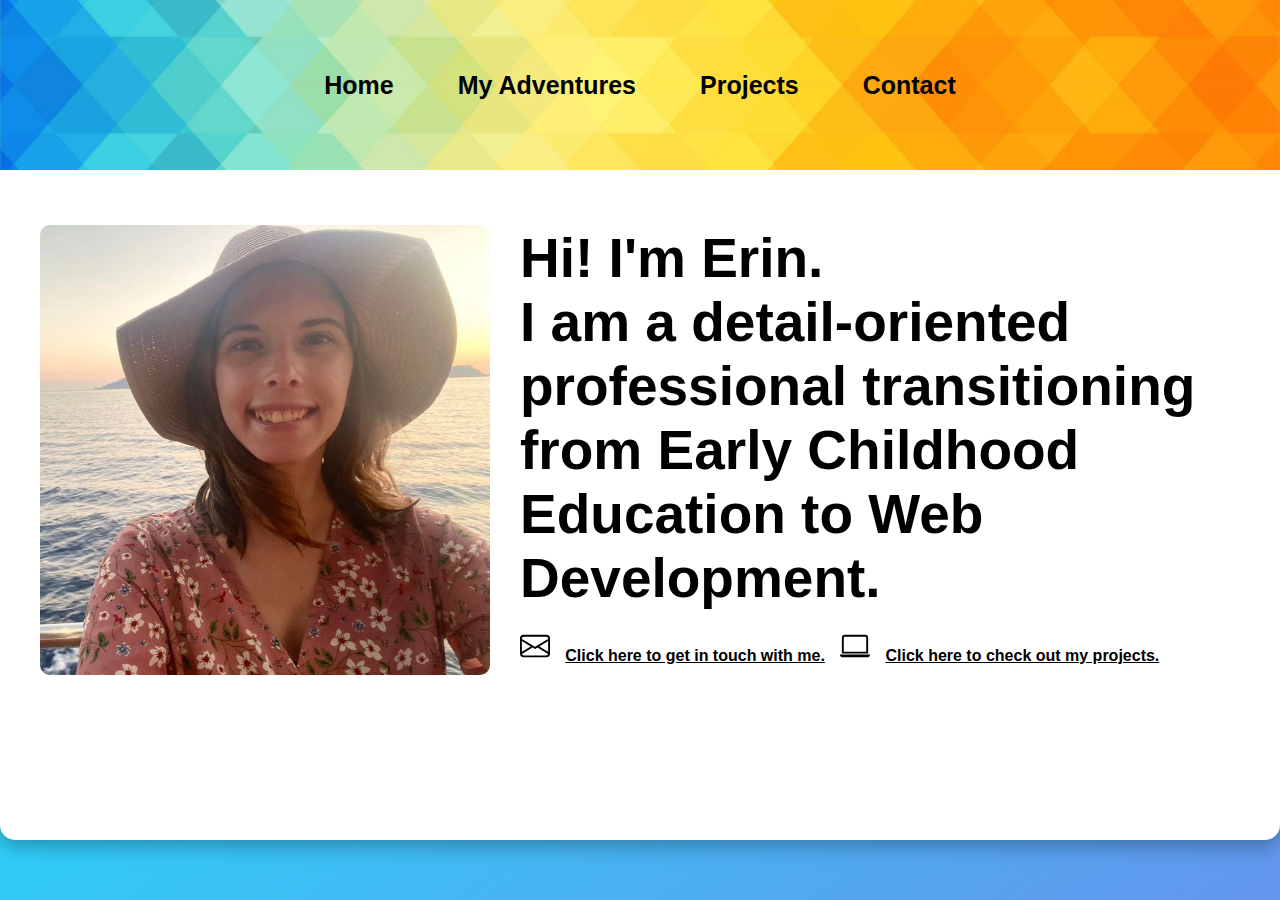
<file: index.html>
<!DOCTYPE html>
<html lang="en">
<head>
    <meta charset="UTF-8">
    <meta name="viewport" content="width=device-width, initial-scale=1.0">
    <title>My Portfolio</title>
    <link rel="stylesheet" href="style/Style00.css">
</head>
<style>
    
        
        
    
</style>
<body>
    <nav>
        <ul>
            <li><a href="index.html">Home</a></li>
            <li><a href="Public/about1.html">My Adventures</a></li>
            <li>
                <a href="Public/projects.html">Projects</a>
                <ul class="dropdown">
                    <li><a href="Public/Resume1.html">Resume Without CSS</a></li>
                    <li><a href="Public/Resume2.html">Resume With CSS</a></li>
                    <li><a href="Public/movie-ranking.html">Movie Ranking</a></li>
                    <li><a href="Public/Motivational Meme.html">Meme</a></li>
                    <li><a href="Public/Flag.html">Flag</a></li>
                    <li><a href="Public/Web Design Agency.html">Web Design Agency</a></li>
                    <li><a href="Public/Mondrain Painting.html">Mondrain Painting</a></li>
                    <li><a href="Public/Birthday.html">Birthday Invitation</a></li>
                    <li><a href="Public/Tindog.html">Tin Dog</a></li>
                </ul>
            </li>
            <li><a href="Public/Contact.html">Contact</a></li>
        </ul>
    </nav>
    <main>
        
        <div class="overlay-container">
            <img src="assets/images/Erin.jpg" alt="Image" class="side-image">
           
                
                
                
                
                <p class="side-text">   Hi! I'm Erin. </br>I am a detail-oriented professional transitioning from Early Childhood Education to Web Development. </br>
         
                    <i class="bi bi-envelope"></i>
                    <svg xmlns="http://www.w3.org/2000/svg" width="30" height="30" fill="currentColor" class="bi bi-envelope" viewBox="0 0 16 16">
                        <path d="M0 4a2 2 0 0 1 2-2h12a2 2 0 0 1 2 2v8a2 2 0 0 1-2 2H2a2 2 0 0 1-2-2zm2-1a1 1 0 0 0-1 1v.217l7 4.2 7-4.2V4a1 1 0 0 0-1-1zm13 2.383-4.708 2.825L15 11.105zm-.034 6.876-5.64-3.471L8 9.583l-1.326-.795-5.64 3.47A1 1 0 0 0 2 13h12a1 1 0 0 0 .966-.741M1 11.105l4.708-2.897L1 5.383z"/>
                      </svg>
                      <a href="Public/Contact.html" style="font-size: medium; color: black;">Click here to get in touch with me.</a>

                      <i class="bi bi-laptop"></i>
                      <svg xmlns="http://www.w3.org/2000/svg" width="30" height="30" fill="currentColor" class="bi bi-laptop" viewBox="0 0 16 16">
                        <path d="M13.5 3a.5.5 0 0 1 .5.5V11H2V3.5a.5.5 0 0 1 .5-.5zm-11-1A1.5 1.5 0 0 0 1 3.5V12h14V3.5A1.5 1.5 0 0 0 13.5 2zM0 12.5h16a1.5 1.5 0 0 1-1.5 1.5h-13A1.5 1.5 0 0 1 0 12.5"/>
                      </svg>
                      <a href="Public/projects.html" style="font-size: medium; color: black;" >Click here to check out my projects.</a>
               </p>
          </div>
        </div>
    </main>
</body>
</html>
</file>
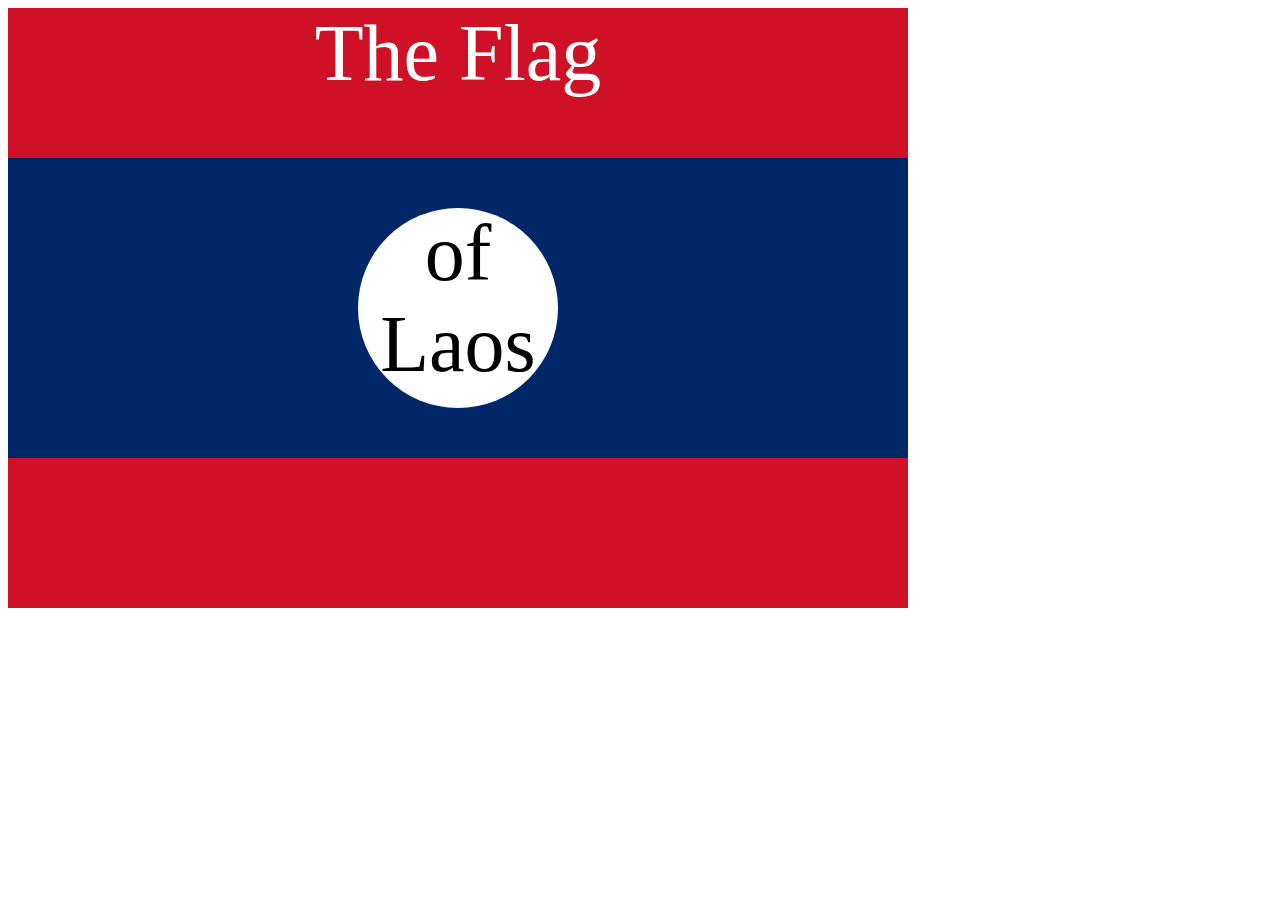
<file: Public/Flag.html>
<!DOCTYPE html>
<html lang="en">

<head>
  <meta charset="UTF-8">
  <title>CSS Flag Project</title>
  <style>
    /* Write your CSS Code here */
    .flag{
      background-color:#CE1126;
      height: 600px;
      width: 900px;
      position: relative;
    }
    .flag > div {
      background-color:#002868;
      height: 300px;
      width: 100%;
      position:absolute;
      top: 150px;
    }
    .flag > div > div{
      background-color:white;
      height: 200px;
      width: 200px;
      border-radius:50%;
      position:absolute;
      top:50px;
      left:350px; 
    }
    p{
      color:white;
      text-align:center;
      font-size:5rem;
      padding:0px;
      margin:0px;
    }
    .flag>div div p {
      color: black;
    }
  </style>
</head>

<!-- 
  IMPORTANT! Do not change any HTML
Don't add any classes/ids/elements 
Use what you know about combining selectors 
and CSS specificity instead.
Hint 1: The flag is 900px by 600px and the circle is 200px by 200px.
Hint 2: You can use CSS inspection to get the colors from
https://appbrewery.github.io/flag-of-laos/
-->

<body>
  <div class="flag">
    <p>The Flag</p>
    <div>
      <div>
        <p>of Laos</p>
      </div>
    </div>
  </div>
</body>

</html>
</file>
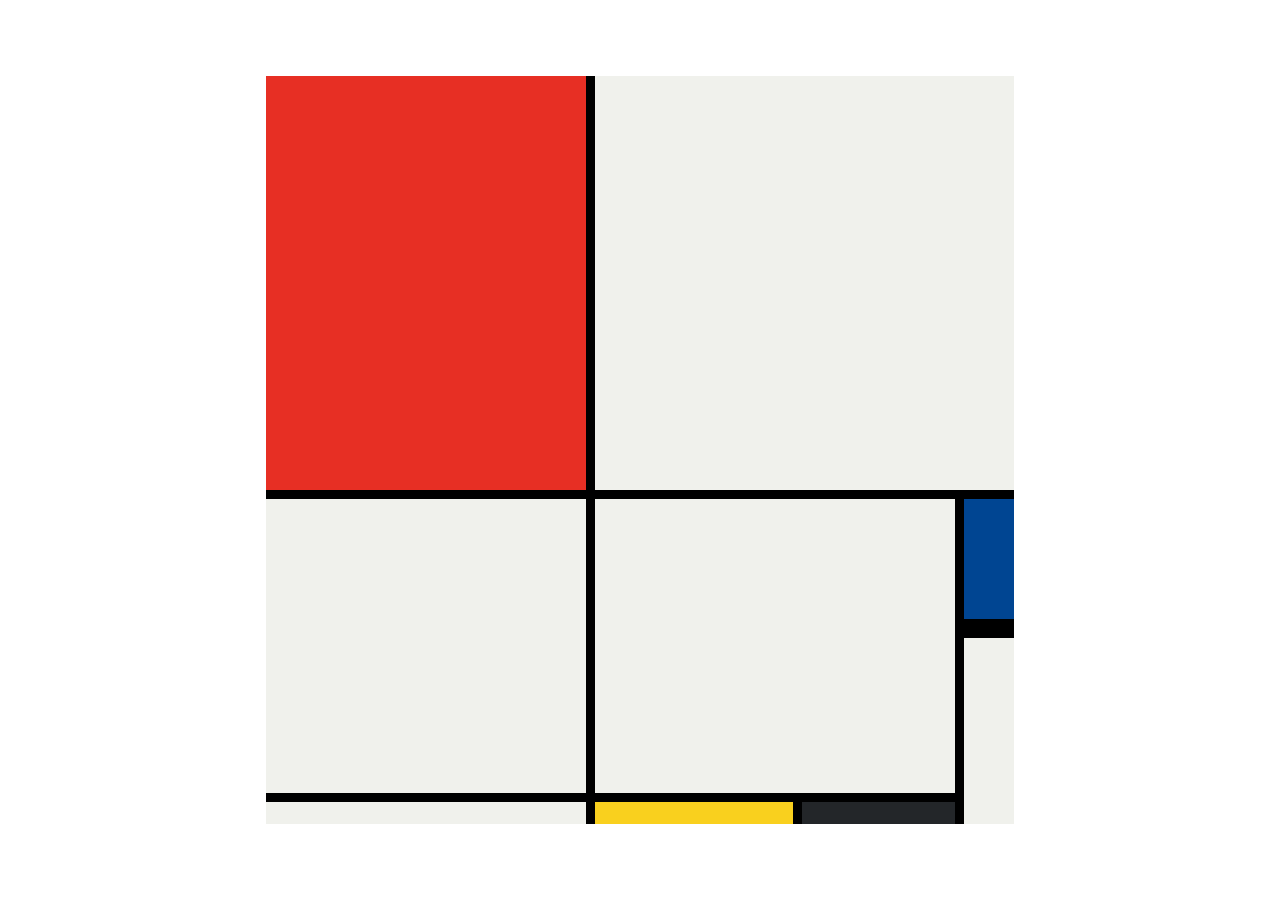
<file: Public/Mondrain Painting.html>
<!DOCTYPE html>
<html lang="en">

<head>
  <meta charset="UTF-8">
  <meta name="viewport" content="width=device-width, initial-scale=1.0">
  <title>Mondrian Project</title>
  <style>
    /* 
    Write your CSS here 
    Line Colour: #000
    White: #F0F1EC
    Red: #E72F24
    Black: #232629
    Blue: #004592
    Yellow: #F9D01E
    */
    body {
      display: flex;
      justify-content: center;
      align-items: center;
      height: 100vh;
      margin: 0;
      padding: 0;
    }

    .container {
      height: 748px;
      width: 748px;
      display: grid;
      background-color: #000;
      grid-template-columns: 320px 198px 153px 50px;
      grid-template-rows: 414px 130px 155px 22px;
      gap: 9px;
    }

    .item {
      background-color: #F0F1EC;
    }

    .red {
      background-color: #E72F24;
    }

    .white1 {
      grid-column: span 3;
    }

    .white2 {
      grid-row: span 2;
    }

    .white3 {
      grid-area: 2 / 2 / 4 /4
    }

    .blue {
      background-color: #004592;
      border-bottom: 10px solid #000;
    }

    .white4 {
      grid-row: span 2;
    }

    .yellow {
      background-color: #F9D01E;
    }

    .black {
      background-color: #232629;
    }
  </style>
</head>

<body>
  <!-- Write your HTML here -->

  <div class="container">
    <div class="item red"></div>
    <div class="item white1"></div>
    <div class="item white2"></div>
    <div class="item white3"></div>

    <div class="item blue"></div>
    <div class="item white4"></div>

    <div class="item"></div>
    <div class="item yellow"></div>
    <div class="item black"></div>
  </div>
</body>

</html>
</file>
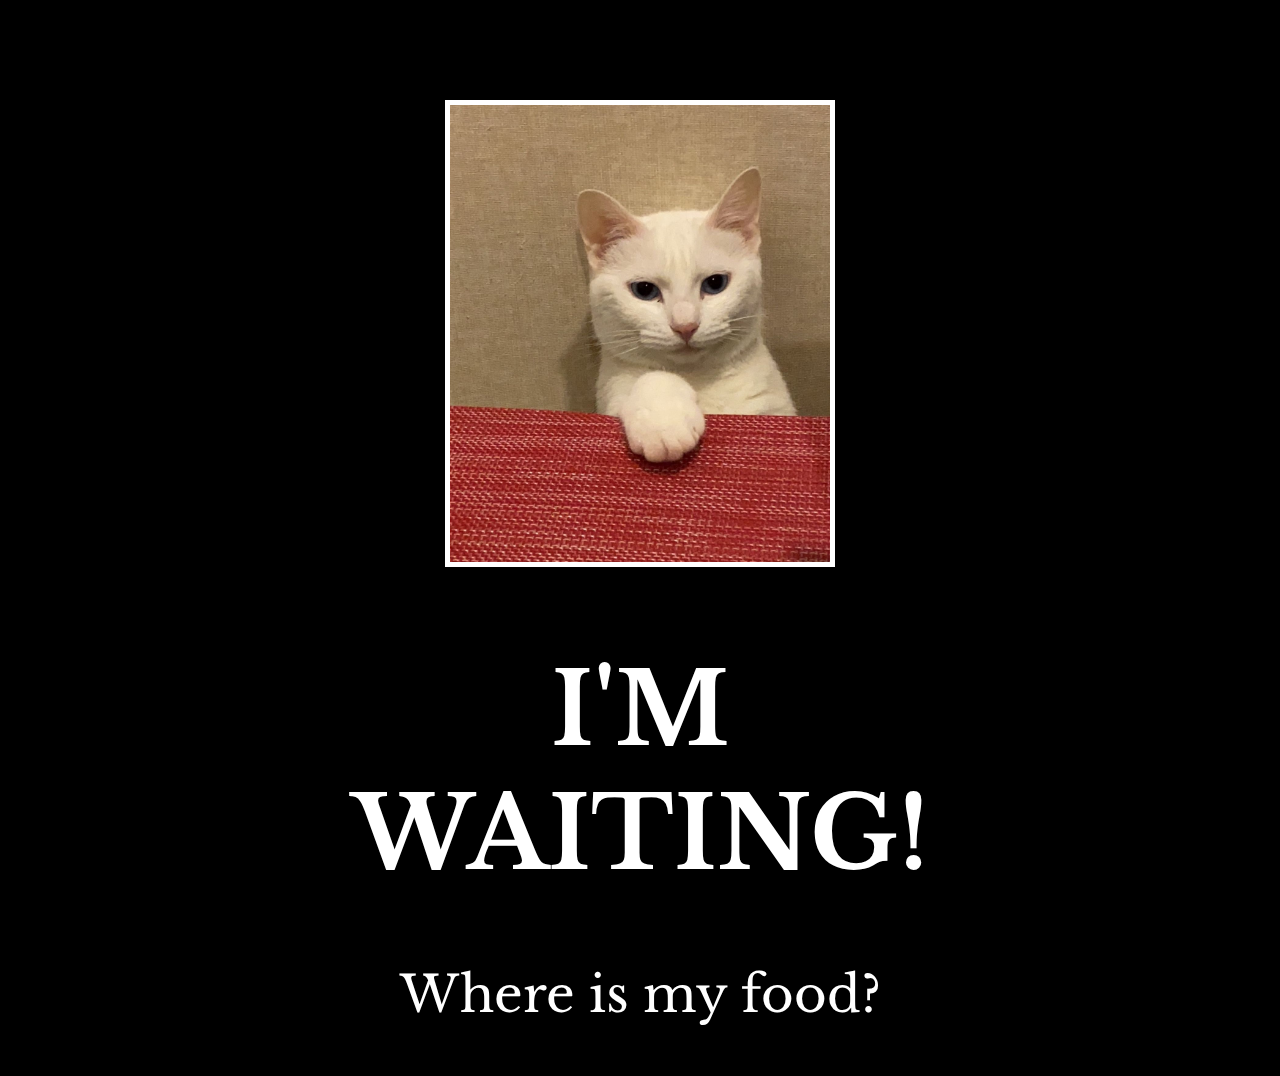
<file: Public/Motivational Meme.html>
<!DOCTYPE html>
<html lang="en">

<head>
  <meta charset="UTF-8">
  <title>Motivation Meme</title>
  <link rel="stylesheet" href="../style/style3.css" />
  <link rel="preconnect" href="https://fonts.googleapis.com">
  <link rel="preconnect" href="https://fonts.gstatic.com" crossorigin>
  <link href="https://fonts.googleapis.com/css2?family=Libre+Baskerville&display=swap" rel="stylesheet">
</head>

<body>

  <div class="poster">
    <img class="motivation-img" src="../assets/images/Poppy.jpg" src="Poppy" />
    <h1>I'm waiting!</h1>
    <p>Where is my food?</p>
  </div>
</body>

</html>
</file>
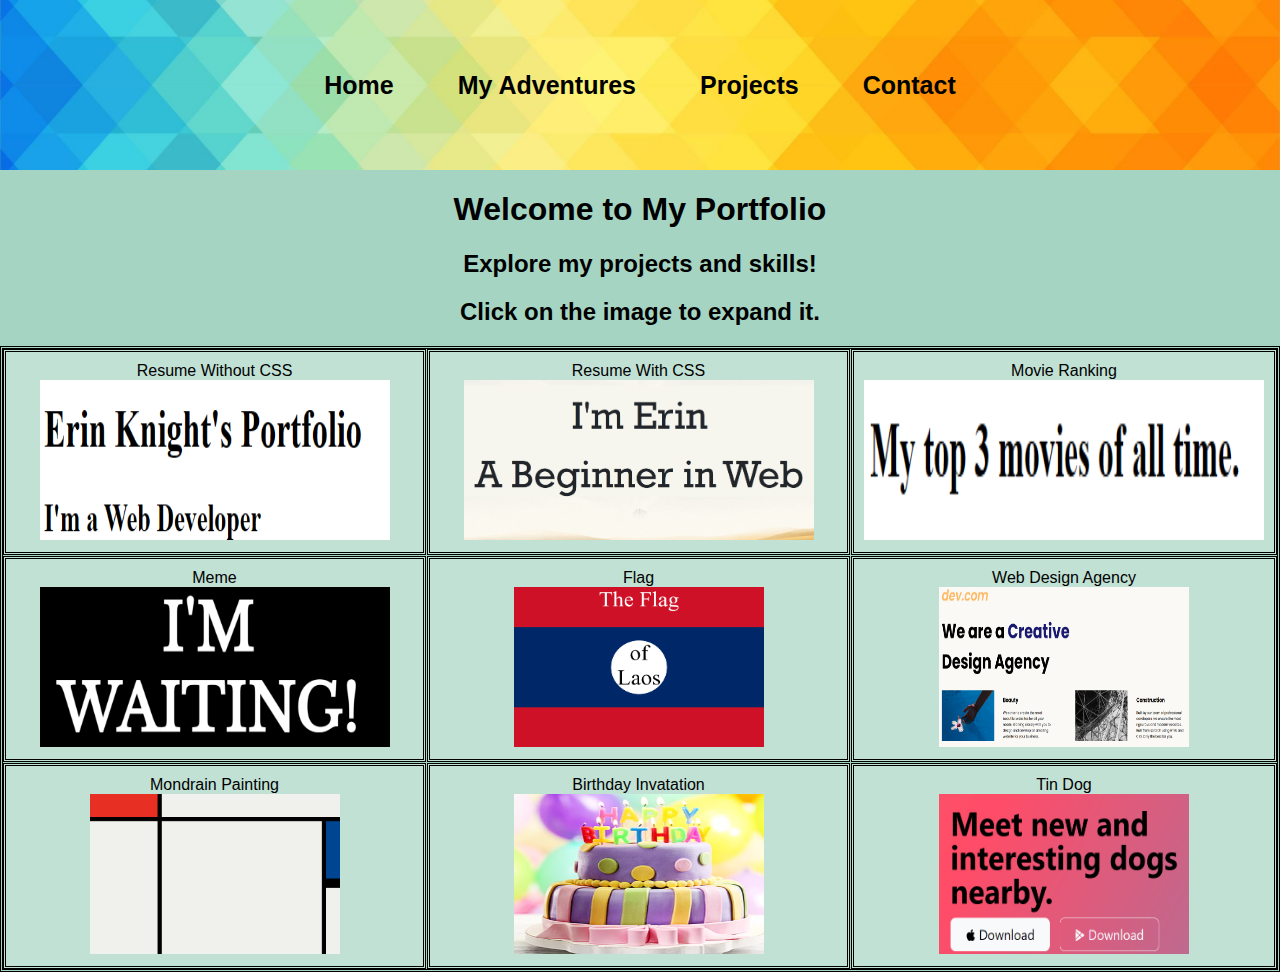
<file: Public/projects.html>
<!DOCTYPE html>
<html lang="en">
<head>
    <meta charset="UTF-8">
    <meta name="viewport" content="width=device-width, initial-scale=1.0">
    <title>My Portfolio</title>
    <link rel="stylesheet" href="../style/style_projects.css">
</head>
<body>
    <body>
        <nav>
            <ul>
                <li><a href="../index.html">Home</a></li>
                <li><a href="about1.html">My Adventures</a></li>
                <li>
                    <a href="projects.html">Projects</a>
                    <ul class="dropdown">
                        <li><a href="Resume1.html">Resume Without CSS</a></li>
                        <li><a href="Resume2.html">Resume With CSS</a></li>
                        <li><a href="movie-ranking.html">Movie Ranking</a></li>
                        <li><a href="Motivational Meme.html">Meme</a></li>
                        <li><a href="Flag.html">Flag</a></li>
                        <li><a href="Web Design Agency.html">Web Design Agency</a></li>
                        <li><a href="Mondrain Painting.html">Mondrain Painting</a></li>
                        <li><a href="Birthday.html">Birthday Invitation</a></li>
                        <li><a href="Tindog.html">Tin Dog</a></li>
                    </ul>
                </li>
                <li><a href="Contact.html">Contact</a></li>
            </ul>
        </nav>
    <main>
       
        <h1 style="text-align: center;">Welcome to My Portfolio</h1>
        <h2 style="text-align: center;">Explore my projects and skills! </h2>
        <h2 style="text-align: center;">Click on the image to expand it.</h2> 
        <div class="grid">
            <div>Resume Without CSS<br>
                <a href="Resume1.html">
                    <img src="../assets/images/Erin.png" height="160px" width="350px" alt="Erin's Resume">
                </a>
          </div>
            <div>Resume With CSS<br>
                <a href="Resume2.html"><img src="../assets/images/Erin2.png"  height= "160px" width ="350px"></a> 
          </div>
            <div>Movie Ranking<br>
                <a href="movie-ranking.html"><img src="../assets/images/top.png"  height="160px" width ="400px"></a>
            </div>
            <div> Meme <br>
                <a href="Motivational Meme.html"><img src="../assets/images/meme.png"  height="160px" width ="350px"></a>
            </div>
            <div>Flag <br>
                <a href="Flag.html"><img src="../assets/images/Flag.png"  height="160px" width ="250px"></a>
            </div>
            <div>Web Design Agency<br>
                <a href="Web Design Agency.html"><img src="../assets/images/Web.png"  height= "160px" width ="250px"></a>
            </div>
            <div>Mondrain Painting<br>
                <a href="Mondrain Painting.html"><img src="../assets/images/mod.png"  height= "160px" width ="250px"></a>
            </div>
            <div>Birthday Invatation<br>
                <a href="Birthday.html"><img src="../assets/images/birthday.png"  height= "160px" width ="250px"></a>
            </div>
            <div>Tin Dog<br>
                <a href="Tindog.html"><img src="../assets/images/meet.png"  height= "160px" width ="250px"></a> 
          </div>
    </main>
</body>
</html>
</file>
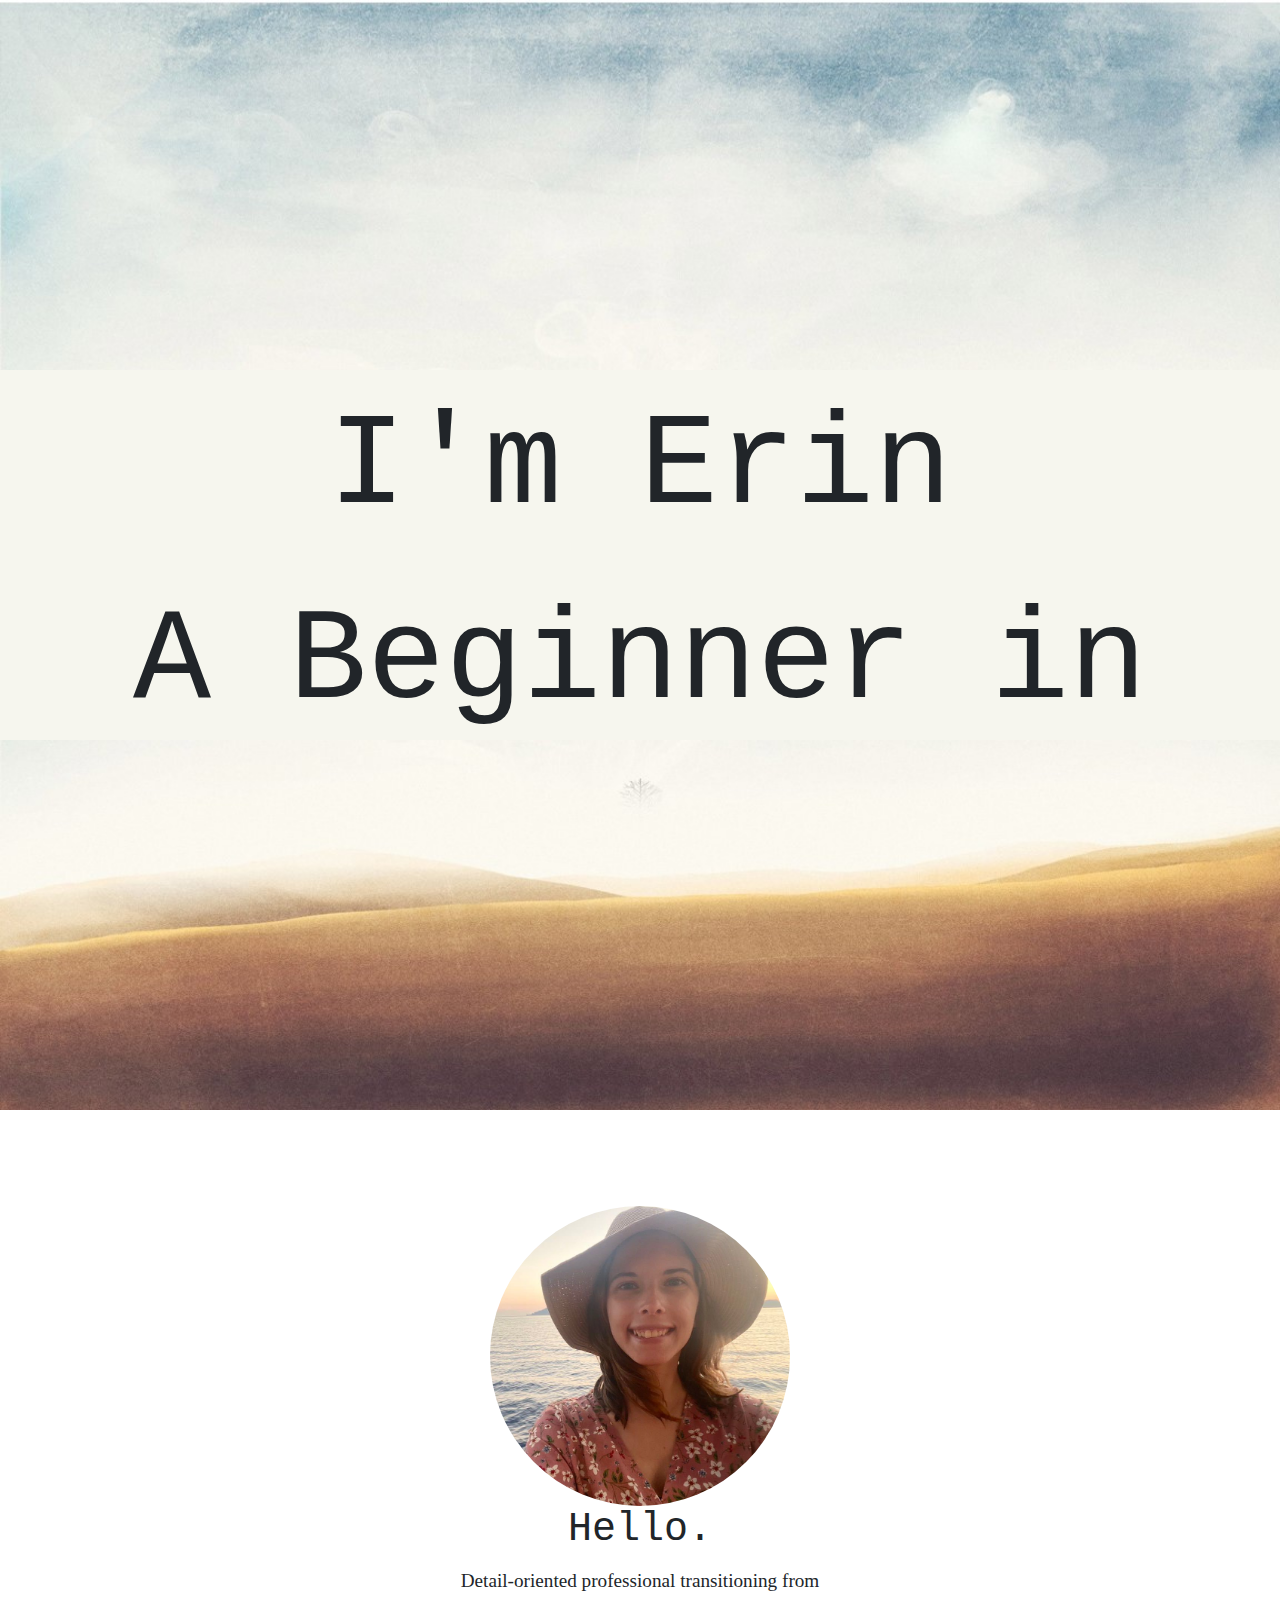
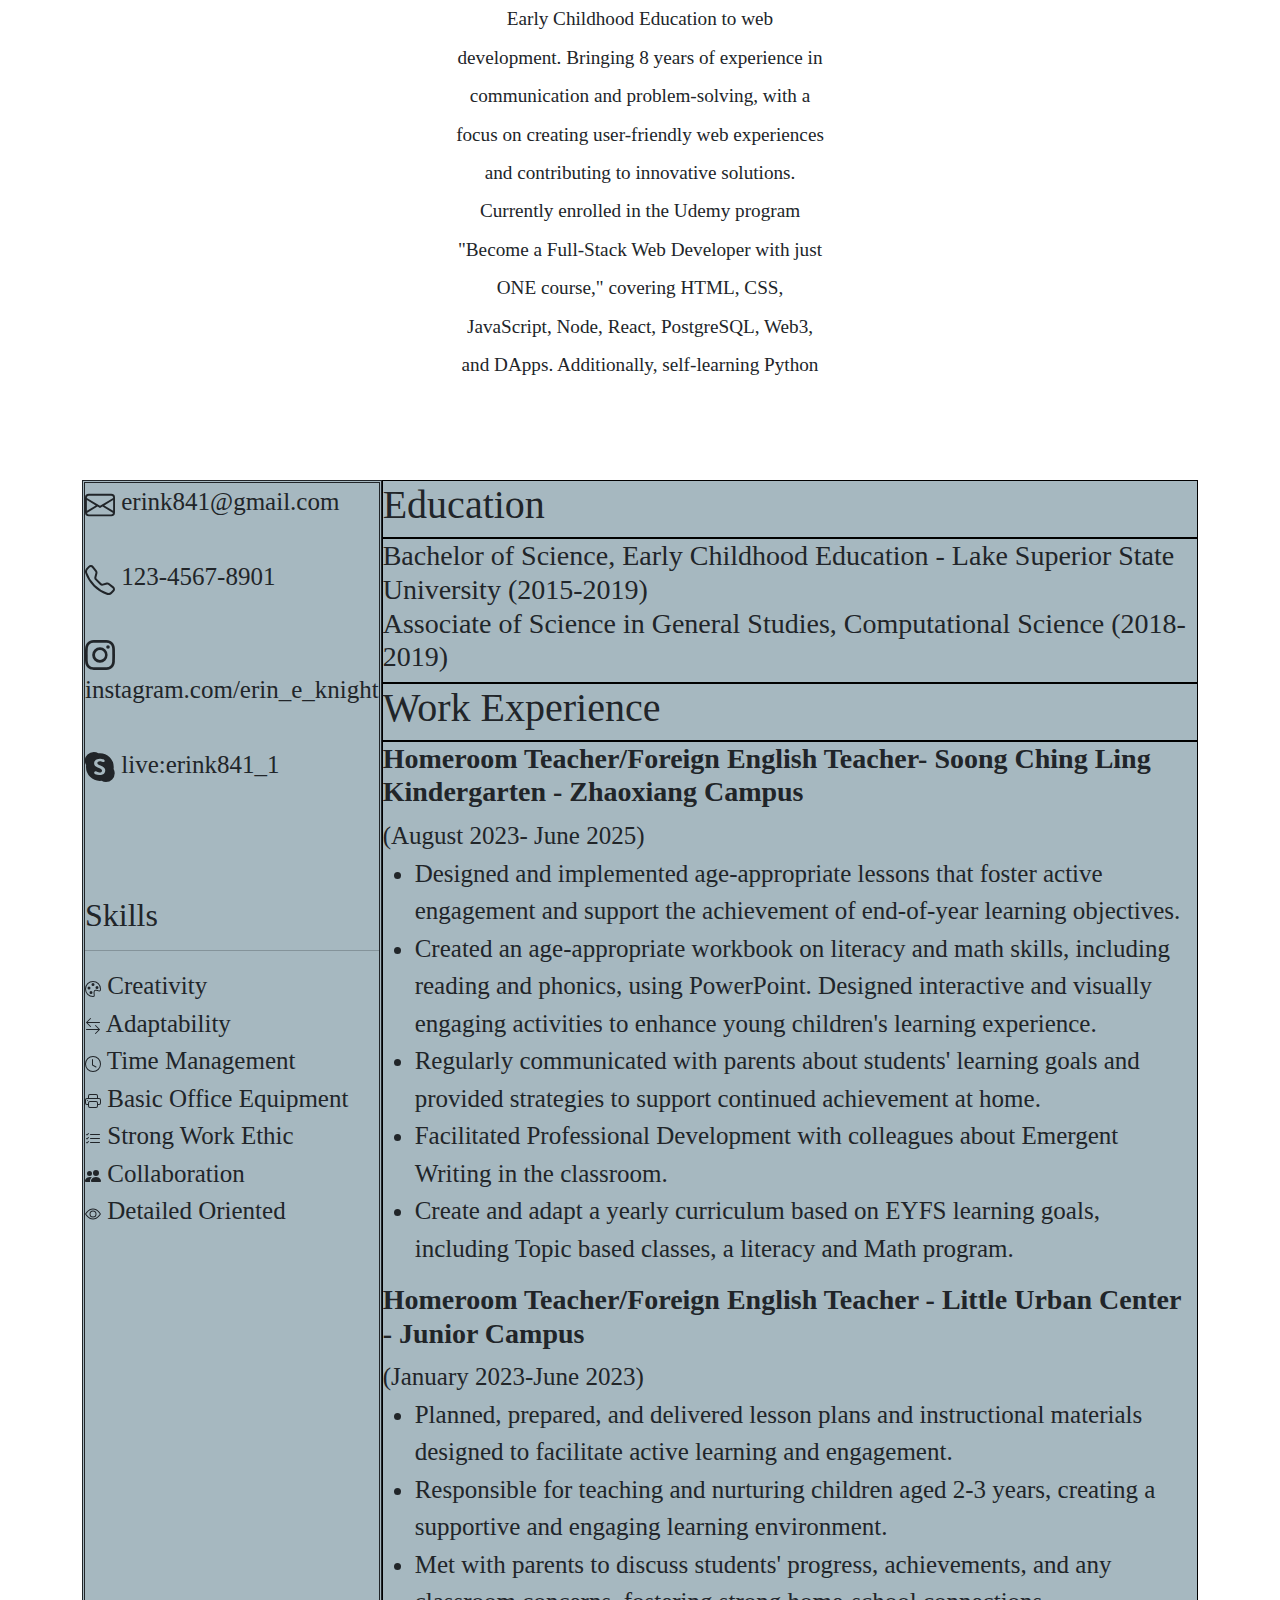
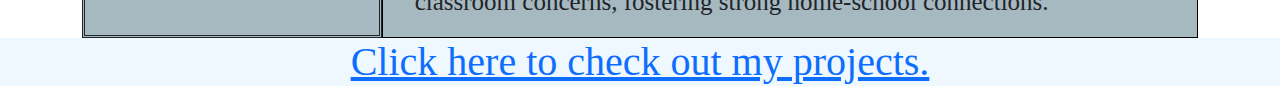
<file: Public/Resume2.html>
<!DOCTYPE html>
<html lang="en">

<head>
  
<link type="text/css" rel="stylesheet" href="../style/Style1.css">

    <title>
      Erin
    </title>
</head> 
    <body>
      <div class="flex-container">
     
        <div class="flex-items">
          <img src="../assets/images/q.jpg" alt="" height="370px" width ="100%">
        </div>
        <div class="flex-items">
          I'm Erin </br>
          A Beginner in Web Development
        </div>
      
        <div class="flex-items">
          <img src="../assets/images/w.jpg" alt="" height="370px" width ="100%">
        </div>
     </div>

     <div class="px-4 py-5 my-5 text-center">
      <img class="Erin" img src="../assets/images/Erin.jpg">
      <h1 class="Hello">
        Hello.
      </h1>
      <div class="Hello2">
        Detail-oriented professional transitioning from Early Childhood Education to web development. Bringing 8 years
          of experience in communication and problem-solving, with a focus on creating user-friendly web experiences and
          contributing to innovative solutions. Currently enrolled in the Udemy program "Become a Full-Stack Web
          Developer with just ONE course," covering HTML, CSS, JavaScript, Node, React, PostgreSQL, Web3, and DApps.
          Additionally, self-learning Python 
        
        </div>
      </div>
    </div>

    <div class="container">
        <div class="left">
          <div>
          <i class="bi bi-envelope"></i>
          <svg xmlns="http://www.w3.org/2000/svg" width="30" height="30" fill="currentColor" class="bi bi-envelope" viewBox="0 0 16 16">
            <path d="M0 4a2 2 0 0 1 2-2h12a2 2 0 0 1 2 2v8a2 2 0 0 1-2 2H2a2 2 0 0 1-2-2zm2-1a1 1 0 0 0-1 1v.217l7 4.2 7-4.2V4a1 1 0 0 0-1-1zm13 2.383-4.708 2.825L15 11.105zm-.034 6.876-5.64-3.471L8 9.583l-1.326-.795-5.64 3.47A1 1 0 0 0 2 13h12a1 1 0 0 0 .966-.741M1 11.105l4.708-2.897L1 5.383z"/>
          </svg>
      erink841@gmail.com 
        </br></br> 
          <i class="bi bi-telephone"></i>
          <svg xmlns="http://www.w3.org/2000/svg" width="30" height="30"  fill="currentColor" class="bi bi-telephone" viewBox="0 0 16 16">
            <path d="M3.654 1.328a.678.678 0 0 0-1.015-.063L1.605 2.3c-.483.484-.661 1.169-.45 1.77a17.6 17.6 0 0 0 4.168 6.608 17.6 17.6 0 0 0 6.608 4.168c.601.211 1.286.033 1.77-.45l1.034-1.034a.678.678 0 0 0-.063-1.015l-2.307-1.794a.68.68 0 0 0-.58-.122l-2.19.547a1.75 1.75 0 0 1-1.657-.459L5.482 8.062a1.75 1.75 0 0 1-.46-1.657l.548-2.19a.68.68 0 0 0-.122-.58zM1.884.511a1.745 1.745 0 0 1 2.612.163L6.29 2.98c.329.423.445.974.315 1.494l-.547 2.19a.68.68 0 0 0 .178.643l2.457 2.457a.68.68 0 0 0 .644.178l2.189-.547a1.75 1.75 0 0 1 1.494.315l2.306 1.794c.829.645.905 1.87.163 2.611l-1.034 1.034c-.74.74-1.846 1.065-2.877.702a18.6 18.6 0 0 1-7.01-4.42 18.6 18.6 0 0 1-4.42-7.009c-.362-1.03-.037-2.137.703-2.877z"/>
          </svg>
          123-4567-8901
       
      </br></br>
        <i class="bi bi-instagram"></i>
        <svg xmlns="http://www.w3.org/2000/svg" width="30" height="30" fill="currentColor" class="bi bi-instagram" viewBox="0 0 16 16">
          <path d="M8 0C5.829 0 5.556.01 4.703.048 3.85.088 3.269.222 2.76.42a3.9 3.9 0 0 0-1.417.923A3.9 3.9 0 0 0 .42 2.76C.222 3.268.087 3.85.048 4.7.01 5.555 0 5.827 0 8.001c0 2.172.01 2.444.048 3.297.04.852.174 1.433.372 1.942.205.526.478.972.923 1.417.444.445.89.719 1.416.923.51.198 1.09.333 1.942.372C5.555 15.99 5.827 16 8 16s2.444-.01 3.298-.048c.851-.04 1.434-.174 1.943-.372a3.9 3.9 0 0 0 1.416-.923c.445-.445.718-.891.923-1.417.197-.509.332-1.09.372-1.942C15.99 10.445 16 10.173 16 8s-.01-2.445-.048-3.299c-.04-.851-.175-1.433-.372-1.941a3.9 3.9 0 0 0-.923-1.417A3.9 3.9 0 0 0 13.24.42c-.51-.198-1.092-.333-1.943-.372C10.443.01 10.172 0 7.998 0zm-.717 1.442h.718c2.136 0 2.389.007 3.232.046.78.035 1.204.166 1.486.275.373.145.64.319.92.599s.453.546.598.92c.11.281.24.705.275 1.485.039.843.047 1.096.047 3.231s-.008 2.389-.047 3.232c-.035.78-.166 1.203-.275 1.485a2.5 2.5 0 0 1-.599.919c-.28.28-.546.453-.92.598-.28.11-.704.24-1.485.276-.843.038-1.096.047-3.232.047s-2.39-.009-3.233-.047c-.78-.036-1.203-.166-1.485-.276a2.5 2.5 0 0 1-.92-.598 2.5 2.5 0 0 1-.6-.92c-.109-.281-.24-.705-.275-1.485-.038-.843-.046-1.096-.046-3.233s.008-2.388.046-3.231c.036-.78.166-1.204.276-1.486.145-.373.319-.64.599-.92s.546-.453.92-.598c.282-.11.705-.24 1.485-.276.738-.034 1.024-.044 2.515-.045zm4.988 1.328a.96.96 0 1 0 0 1.92.96.96 0 0 0 0-1.92m-4.27 1.122a4.109 4.109 0 1 0 0 8.217 4.109 4.109 0 0 0 0-8.217m0 1.441a2.667 2.667 0 1 1 0 5.334 2.667 2.667 0 0 1 0-5.334"/>
        </svg>
        instagram.com/erin_e_knight 
      </br></br> 
        <i class="bi bi-skype"></i>
        <svg xmlns="http://www.w3.org/2000/svg" width="30" height="30" fill="currentColor" class="bi bi-skype" viewBox="0 0 16 16">
          <path d="M4.671 0c.88 0 1.733.247 2.468.702a7.42 7.42 0 0 1 6.02 2.118 7.37 7.37 0 0 1 2.167 5.215q0 .517-.072 1.026a4.66 4.66 0 0 1 .6 2.281 4.64 4.64 0 0 1-1.37 3.294A4.67 4.67 0 0 1 11.18 16c-.84 0-1.658-.226-2.37-.644a7.42 7.42 0 0 1-6.114-2.107A7.37 7.37 0 0 1 .529 8.035q0-.545.08-1.081a4.644 4.644 0 0 1 .76-5.59A4.68 4.68 0 0 1 4.67 0zm.447 7.01c.18.309.43.572.729.769a7 7 0 0 0 1.257.653q.737.308 1.145.523c.229.112.437.264.615.448.135.142.21.331.21.528a.87.87 0 0 1-.335.723c-.291.196-.64.289-.99.264a2.6 2.6 0 0 1-1.048-.206 11 11 0 0 1-.532-.253 1.3 1.3 0 0 0-.587-.15.72.72 0 0 0-.501.176.63.63 0 0 0-.195.491.8.8 0 0 0 .148.482 1.2 1.2 0 0 0 .456.354 5.1 5.1 0 0 0 2.212.419 4.6 4.6 0 0 0 1.624-.265 2.3 2.3 0 0 0 1.08-.801c.267-.39.402-.855.386-1.327a2.1 2.1 0 0 0-.279-1.101 2.5 2.5 0 0 0-.772-.792A7 7 0 0 0 8.486 7.3a1 1 0 0 0-.145-.058 18 18 0 0 1-1.013-.447 1.8 1.8 0 0 1-.54-.387.73.73 0 0 1-.2-.508.8.8 0 0 1 .385-.723 1.76 1.76 0 0 1 .968-.247c.26-.003.52.03.772.096q.412.119.802.293c.105.049.22.075.336.076a.6.6 0 0 0 .453-.19.7.7 0 0 0 .18-.496.72.72 0 0 0-.17-.476 1.4 1.4 0 0 0-.556-.354 3.7 3.7 0 0 0-.708-.183 6 6 0 0 0-1.022-.078 4.5 4.5 0 0 0-1.536.258 2.7 2.7 0 0 0-1.174.784 1.9 1.9 0 0 0-.45 1.287c-.01.37.076.736.25 1.063"/>
        </svg>
        live:erink841_1
      </br> </br> </br> </br>
        <h2>Skills</h2>
        <hr/>
        <i class="bi bi-palette"></i>
        <svg xmlns="http://www.w3.org/2000/svg" width="16" height="16" fill="currentColor" class="bi bi-palette" viewBox="0 0 16 16">
          <path d="M8 5a1.5 1.5 0 1 0 0-3 1.5 1.5 0 0 0 0 3m4 3a1.5 1.5 0 1 0 0-3 1.5 1.5 0 0 0 0 3M5.5 7a1.5 1.5 0 1 1-3 0 1.5 1.5 0 0 1 3 0m.5 6a1.5 1.5 0 1 0 0-3 1.5 1.5 0 0 0 0 3"/>
          <path d="M16 8c0 3.15-1.866 2.585-3.567 2.07C11.42 9.763 10.465 9.473 10 10c-.603.683-.475 1.819-.351 2.92C9.826 14.495 9.996 16 8 16a8 8 0 1 1 8-8m-8 7c.611 0 .654-.171.655-.176.078-.146.124-.464.07-1.119-.014-.168-.037-.37-.061-.591-.052-.464-.112-1.005-.118-1.462-.01-.707.083-1.61.704-2.314.369-.417.845-.578 1.272-.618.404-.038.812.026 1.16.104.343.077.702.186 1.025.284l.028.008c.346.105.658.199.953.266.653.148.904.083.991.024C14.717 9.38 15 9.161 15 8a7 7 0 1 0-7 7"/>
        </svg>
        Creativity
      </br> 
        <i class="bi bi-arrow-left-right"></i>
        <svg xmlns="http://www.w3.org/2000/svg" width="16" height="16" fill="currentColor" class="bi bi-arrow-left-right" viewBox="0 0 16 16">
          <path fill-rule="evenodd" d="M1 11.5a.5.5 0 0 0 .5.5h11.793l-3.147 3.146a.5.5 0 0 0 .708.708l4-4a.5.5 0 0 0 0-.708l-4-4a.5.5 0 0 0-.708.708L13.293 11H1.5a.5.5 0 0 0-.5.5m14-7a.5.5 0 0 1-.5.5H2.707l3.147 3.146a.5.5 0 1 1-.708.708l-4-4a.5.5 0 0 1 0-.708l4-4a.5.5 0 1 1 .708.708L2.707 4H14.5a.5.5 0 0 1 .5.5"/>
        </svg>
      
        Adaptability
      </br> 
        <i class="bi bi-clock"></i>
        <svg xmlns="http://www.w3.org/2000/svg" width="16" height="16" fill="currentColor" class="bi bi-clock" viewBox="0 0 16 16">
          <path d="M8 3.5a.5.5 0 0 0-1 0V9a.5.5 0 0 0 .252.434l3.5 2a.5.5 0 0 0 .496-.868L8 8.71z"/>
          <path d="M8 16A8 8 0 1 0 8 0a8 8 0 0 0 0 16m7-8A7 7 0 1 1 1 8a7 7 0 0 1 14 0"/>
        </svg>
        Time Management
      </br> 
      <i class="bi bi-printer"></i>
      <svg xmlns="http://www.w3.org/2000/svg" width="16" height="16" fill="currentColor" class="bi bi-printer" viewBox="0 0 16 16">
        <path d="M2.5 8a.5.5 0 1 0 0-1 .5.5 0 0 0 0 1"/>
        <path d="M5 1a2 2 0 0 0-2 2v2H2a2 2 0 0 0-2 2v3a2 2 0 0 0 2 2h1v1a2 2 0 0 0 2 2h6a2 2 0 0 0 2-2v-1h1a2 2 0 0 0 2-2V7a2 2 0 0 0-2-2h-1V3a2 2 0 0 0-2-2zM4 3a1 1 0 0 1 1-1h6a1 1 0 0 1 1 1v2H4zm1 5a2 2 0 0 0-2 2v1H2a1 1 0 0 1-1-1V7a1 1 0 0 1 1-1h12a1 1 0 0 1 1 1v3a1 1 0 0 1-1 1h-1v-1a2 2 0 0 0-2-2zm7 2v3a1 1 0 0 1-1 1H5a1 1 0 0 1-1-1v-3a1 1 0 0 1 1-1h6a1 1 0 0 1 1 1"/>
      </svg>
      Basic Office Equipment
    </br> 
    <i class="bi bi-list-check"></i>
    <svg xmlns="http://www.w3.org/2000/svg" width="16" height="16" fill="currentColor" class="bi bi-list-check" viewBox="0 0 16 16">
      <path fill-rule="evenodd" d="M5 11.5a.5.5 0 0 1 .5-.5h9a.5.5 0 0 1 0 1h-9a.5.5 0 0 1-.5-.5m0-4a.5.5 0 0 1 .5-.5h9a.5.5 0 0 1 0 1h-9a.5.5 0 0 1-.5-.5m0-4a.5.5 0 0 1 .5-.5h9a.5.5 0 0 1 0 1h-9a.5.5 0 0 1-.5-.5M3.854 2.146a.5.5 0 0 1 0 .708l-1.5 1.5a.5.5 0 0 1-.708 0l-.5-.5a.5.5 0 1 1 .708-.708L2 3.293l1.146-1.147a.5.5 0 0 1 .708 0m0 4a.5.5 0 0 1 0 .708l-1.5 1.5a.5.5 0 0 1-.708 0l-.5-.5a.5.5 0 1 1 .708-.708L2 7.293l1.146-1.147a.5.5 0 0 1 .708 0m0 4a.5.5 0 0 1 0 .708l-1.5 1.5a.5.5 0 0 1-.708 0l-.5-.5a.5.5 0 0 1 .708-.708l.146.147 1.146-1.147a.5.5 0 0 1 .708 0"/>
    </svg>

    Strong Work Ethic
  </br> 

  <i class="bi bi-people-fill"></i>
  <svg xmlns="http://www.w3.org/2000/svg" width="16" height="16" fill="currentColor" class="bi bi-people-fill" viewBox="0 0 16 16">
    <path d="M7 14s-1 0-1-1 1-4 5-4 5 3 5 4-1 1-1 1zm4-6a3 3 0 1 0 0-6 3 3 0 0 0 0 6m-5.784 6A2.24 2.24 0 0 1 5 13c0-1.355.68-2.75 1.936-3.72A6.3 6.3 0 0 0 5 9c-4 0-5 3-5 4s1 1 1 1zM4.5 8a2.5 2.5 0 1 0 0-5 2.5 2.5 0 0 0 0 5"/>
  </svg>
  Collaboration  </br> 
  <i class="bi bi-eye"></i>
  <svg xmlns="http://www.w3.org/2000/svg" width="16" height="16" fill="currentColor" class="bi bi-eye" viewBox="0 0 16 16">
    <path d="M16 8s-3-5.5-8-5.5S0 8 0 8s3 5.5 8 5.5S16 8 16 8M1.173 8a13 13 0 0 1 1.66-2.043C4.12 4.668 5.88 3.5 8 3.5s3.879 1.168 5.168 2.457A13 13 0 0 1 14.828 8q-.086.13-.195.288c-.335.48-.83 1.12-1.465 1.755C11.879 11.332 10.119 12.5 8 12.5s-3.879-1.168-5.168-2.457A13 13 0 0 1 1.172 8z"/>
    <path d="M8 5.5a2.5 2.5 0 1 0 0 5 2.5 2.5 0 0 0 0-5M4.5 8a3.5 3.5 0 1 1 7 0 3.5 3.5 0 0 1-7 0"/>
  </svg>
  Detailed Oriented
</br> 
        </div> </div>




        <div class="right">
            <div><h1>Education</h1></div>
            <div><h3>Bachelor of Science, Early Childhood Education - Lake Superior State University (2015-2019)</br>
              Associate of Science in General Studies, Computational Science (2018-2019)</h3></div>
            <div><h1>Work Experience</h1></div>
            <div>
              <h3><b>Homeroom Teacher/Foreign English Teacher- Soong Ching Ling Kindergarten - Zhaoxiang Campus</b></h3>
              (August 2023- June 2025)
              <ul>
              <li>Designed and implemented age-appropriate lessons that foster active engagement and support the achievement 
                of end-of-year learning objectives.</li>
              <li>Created an age-appropriate workbook on literacy and math skills, including reading and phonics, using
                PowerPoint. Designed interactive and visually engaging activities to enhance young children's learning
                experience. </li>
              <li>Regularly communicated with parents about students' learning goals and provided strategies to support
                continued achievement at home. </li>
              <li>Facilitated Professional Development with colleagues about Emergent Writing in the classroom. </li>
              <li>Create and adapt a yearly curriculum based on EYFS learning goals, including Topic based classes, a literacy
                and Math program. </li>
          </ul>
          
            <h3><b>Homeroom Teacher/Foreign English Teacher - Little Urban Center - Junior Campus</b></h3> 
              (January 2023-June 2023)<ul>
              <li>Planned, prepared, and delivered lesson plans and instructional materials designed to facilitate active
                learning and engagement. </li>
              <li>Responsible for teaching and nurturing children aged 2-3 years, creating a supportive and engaging
                learning environment. </li>  
              <li>Met with parents to discuss students' progress, achievements, and any classroom concerns, fostering
                strong home-school connections.</li> 
          </ul></div>
        </div>
    </div>

<footer>
  
  <h1><a href="projects.html">Click here to check out my projects.</a></h1>
  </div>


















    <link href="https://cdn.jsdelivr.net/npm/bootstrap@5.3.3/dist/css/bootstrap.min.css" 
    rel="stylesheet" integrity="sha384-QWTKZyjpPEjISv5WaRU9OFeRpok6YctnYmDr5pNlyT2bRjXh0JMhjY6hW+ALEwIH" crossorigin="anonymous">
    <script src="https://cdn.jsdelivr.net/npm/bootstrap@5.3.3/dist/js/bootstrap.bundle.min.js"
     integrity="sha384-YvpcrYf0tY3lHB60NNkmXc5s9fDVZLESaAA55NDzOxhy9GkcIdslK1eN7N6jIeHz" crossorigin="anonymous"></script>
        </body>
      </html>
</file>
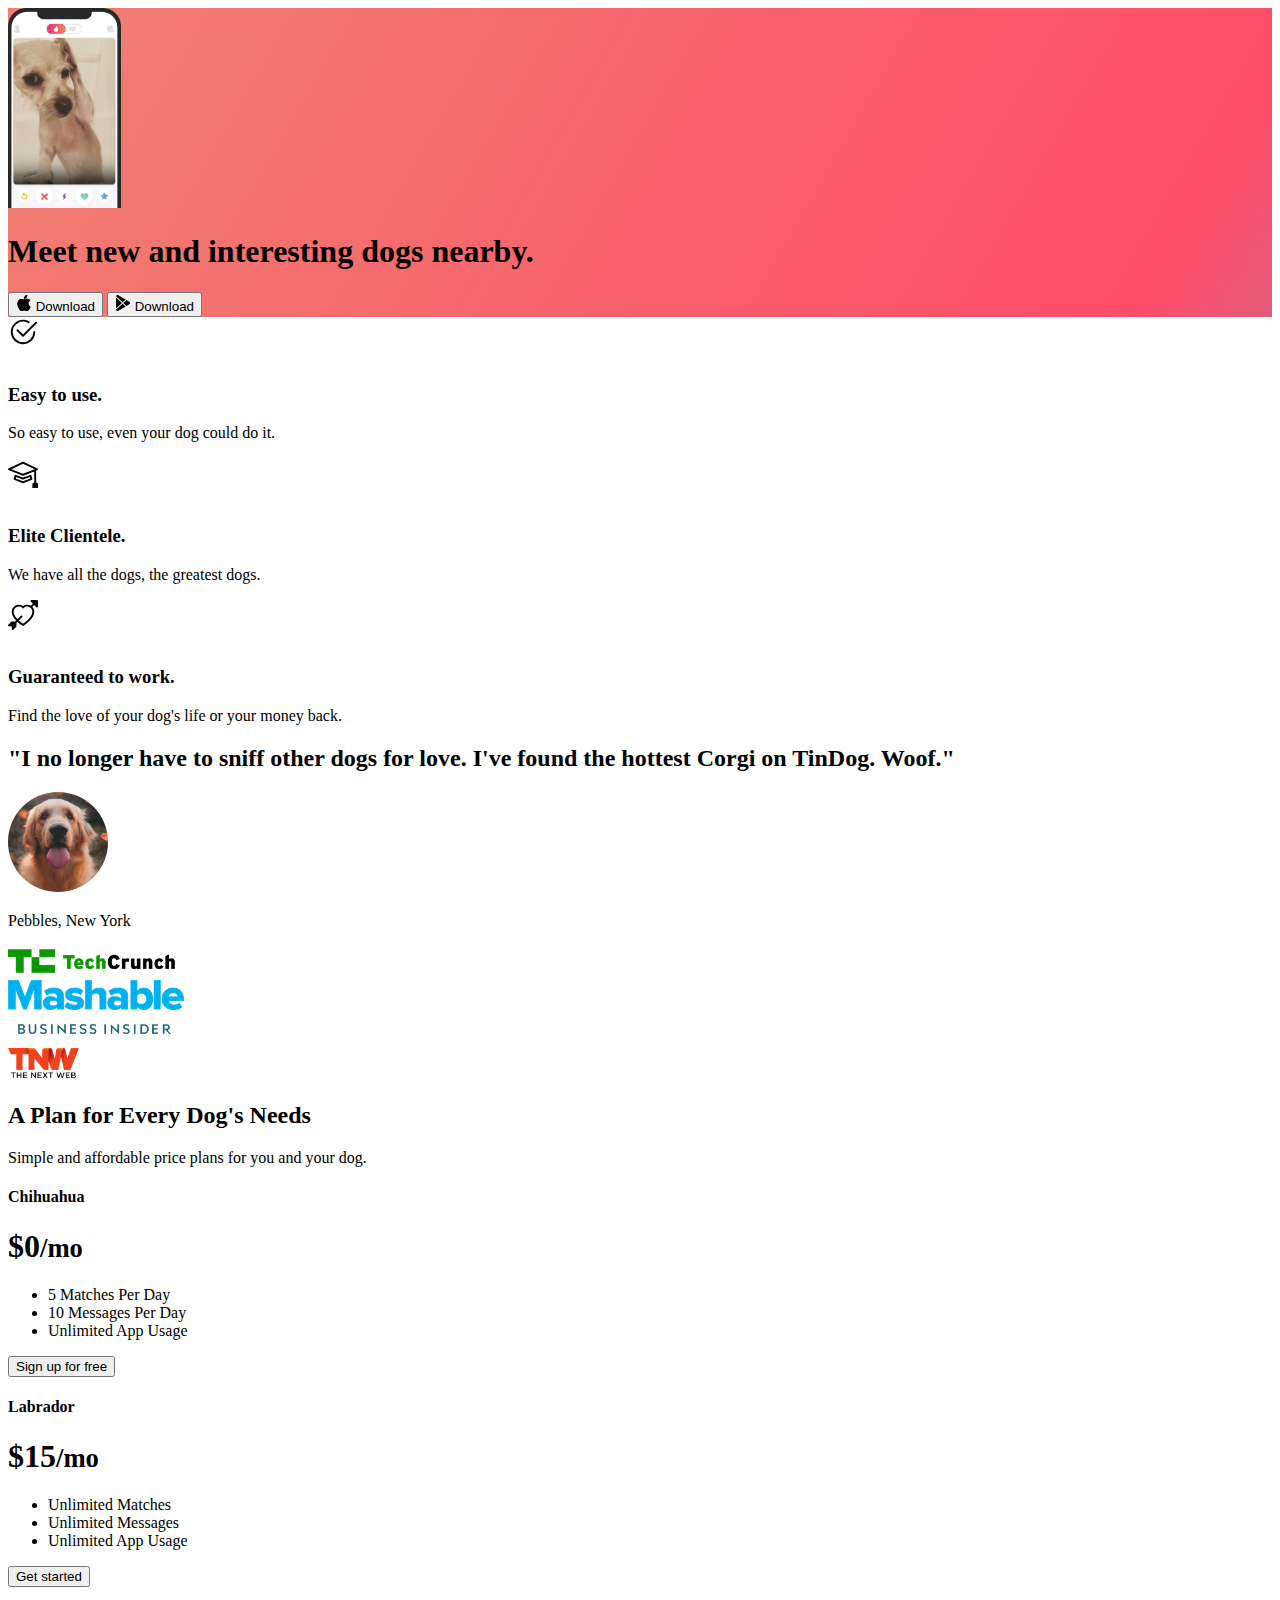
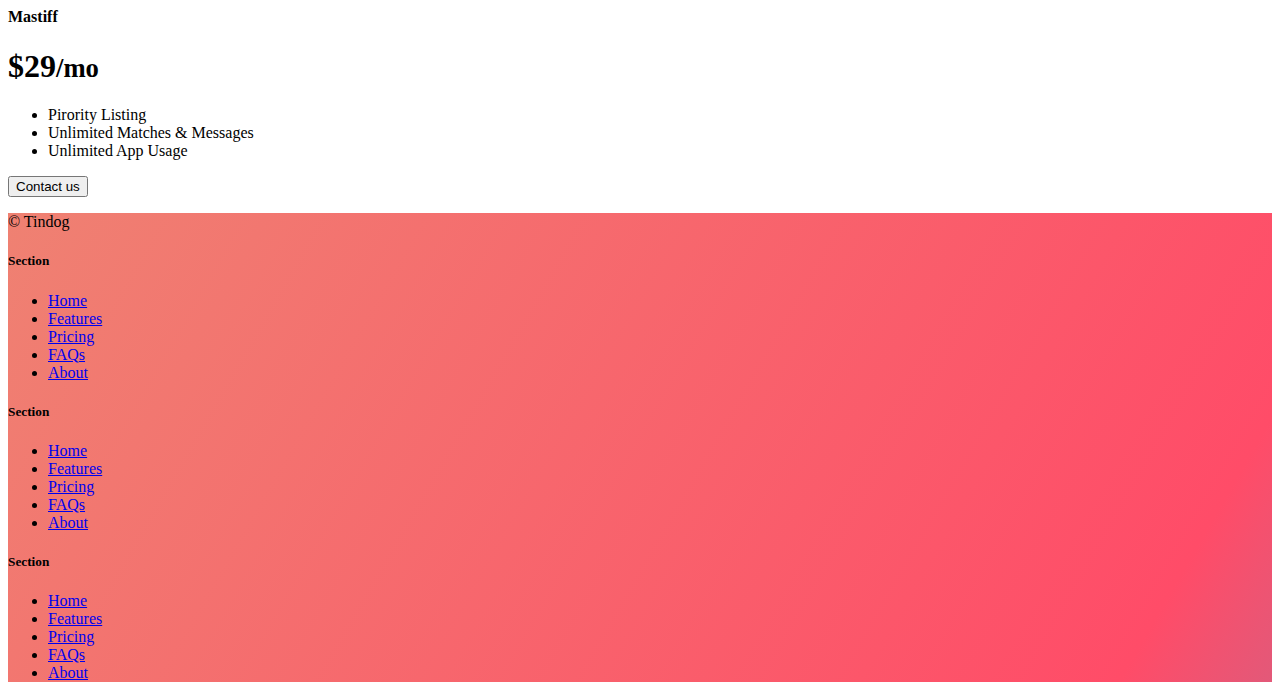
<file: Public/Tindog.html>
<!DOCTYPE html>
<html lang="en">

<head>
  <meta charset="UTF-8">
  <meta name="viewport" content="width=device-width, initial-scale=1.0">
  <title>TinDog</title>
  <link href="https://cdn.jsdelivr.net/npm/bootstrap@5.3.0-alpha3/dist/css/bootstrap.min.css" rel="stylesheet"
    integrity="sha384-KK94CHFLLe+nY2dmCWGMq91rCGa5gtU4mk92HdvYe+M/SXH301p5ILy+dN9+nJOZ" crossorigin="anonymous">
  <link rel="stylesheet" href="../style/style5.css">
</head>

<body>


  <!-- Title -->
  <section id="title" class="gradient-background">

    <div class="container col-xxl-8 px-4 pt-5">
      <div class="row flex-lg-row-reverse align-items-center g-5 pt-5">
        <div class="col-10 col-sm-8 col-lg-6">
          <img src="../assets/images/iphone.png" class="d-block mx-lg-auto img-fluid" alt="Bootstrap Themes" height="200"
            loading="lazy">
        </div>
        <div class="col-lg-6">
          <h1 class="display-5 fw-bold text-body-emphasis lh-1 mb-3">Meet new and interesting dogs nearby.</h1>

          <div class="d-grid gap-2 d-md-flex justify-content-md-start">
            <button type="button" class="btn btn-light btn-lg px-4 me-md-2"><svg xmlns="http://www.w3.org/2000/svg"
                width="16" height="16" fill="currentColor" class="bi bi-apple mb-1" viewBox="0 0 16 16">
                <path
                  d="M11.182.008C11.148-.03 9.923.023 8.857 1.18c-1.066 1.156-.902 2.482-.878 2.516.024.034 1.52.087 2.475-1.258.955-1.345.762-2.391.728-2.43Zm3.314 11.733c-.048-.096-2.325-1.234-2.113-3.422.212-2.189 1.675-2.789 1.698-2.854.023-.065-.597-.79-1.254-1.157a3.692 3.692 0 0 0-1.563-.434c-.108-.003-.483-.095-1.254.116-.508.139-1.653.589-1.968.607-.316.018-1.256-.522-2.267-.665-.647-.125-1.333.131-1.824.328-.49.196-1.422.754-2.074 2.237-.652 1.482-.311 3.83-.067 4.56.244.729.625 1.924 1.273 2.796.576.984 1.34 1.667 1.659 1.899.319.232 1.219.386 1.843.067.502-.308 1.408-.485 1.766-.472.357.013 1.061.154 1.782.539.571.197 1.111.115 1.652-.105.541-.221 1.324-1.059 2.238-2.758.347-.79.505-1.217.473-1.282Z" />
                <path
                  d="M11.182.008C11.148-.03 9.923.023 8.857 1.18c-1.066 1.156-.902 2.482-.878 2.516.024.034 1.52.087 2.475-1.258.955-1.345.762-2.391.728-2.43Zm3.314 11.733c-.048-.096-2.325-1.234-2.113-3.422.212-2.189 1.675-2.789 1.698-2.854.023-.065-.597-.79-1.254-1.157a3.692 3.692 0 0 0-1.563-.434c-.108-.003-.483-.095-1.254.116-.508.139-1.653.589-1.968.607-.316.018-1.256-.522-2.267-.665-.647-.125-1.333.131-1.824.328-.49.196-1.422.754-2.074 2.237-.652 1.482-.311 3.83-.067 4.56.244.729.625 1.924 1.273 2.796.576.984 1.34 1.667 1.659 1.899.319.232 1.219.386 1.843.067.502-.308 1.408-.485 1.766-.472.357.013 1.061.154 1.782.539.571.197 1.111.115 1.652-.105.541-.221 1.324-1.059 2.238-2.758.347-.79.505-1.217.473-1.282Z" />
              </svg> Download</button>
            <button type="button" class="btn btn-outline-light btn-lg px-4"><svg xmlns="http://www.w3.org/2000/svg"
                width="16" height="16" fill="currentColor" class="bi bi-google-play mb-1" viewBox="0 0 16 16">
                <path
                  d="M14.222 9.374c1.037-.61 1.037-2.137 0-2.748L11.528 5.04 8.32 8l3.207 2.96 2.694-1.586Zm-3.595 2.116L7.583 8.68 1.03 14.73c.201 1.029 1.36 1.61 2.303 1.055l7.294-4.295ZM1 13.396V2.603L6.846 8 1 13.396ZM1.03 1.27l6.553 6.05 3.044-2.81L3.333.215C2.39-.341 1.231.24 1.03 1.27Z" />
              </svg> Download</button>
          </div>
        </div>
      </div>
    </div>
  </section>
  <!-- Features -->
  <section id="features">
    <div class="container mt-5">
      <div class="row g-4 py-5 row-cols-1 row-cols-lg-3">
        <div class="col d-flex align-items-start">
          <div
            class="icon-square text-body-emphasis bg-body-secondary d-inline-flex align-items-center justify-content-center fs-4 flex-shrink-0 me-3">
            <svg xmlns="http://www.w3.org/2000/svg" height="30" fill="currentColor" class="bi bi-check2-circle"
              viewBox="0 0 16 16">
              <path
                d="M2.5 8a5.5 5.5 0 0 1 8.25-4.764.5.5 0 0 0 .5-.866A6.5 6.5 0 1 0 14.5 8a.5.5 0 0 0-1 0 5.5 5.5 0 1 1-11 0z" />
              <path
                d="M15.354 3.354a.5.5 0 0 0-.708-.708L8 9.293 5.354 6.646a.5.5 0 1 0-.708.708l3 3a.5.5 0 0 0 .708 0l7-7z" />
            </svg>
          </div>
          <div>
            <h3 class="fs-2">Easy to use.</h3>
            <p>So easy to use, even your dog could do it.</p>

          </div>
        </div>
        <div class="col d-flex align-items-start">
          <div
            class="icon-square text-body-emphasis bg-body-secondary d-inline-flex align-items-center justify-content-center fs-4 flex-shrink-0 me-3">
            <svg xmlns="http://www.w3.org/2000/svg" height="30" fill="currentColor" class="bi bi-mortarboard"
              viewBox="0 0 16 16">
              <path
                d="M8.211 2.047a.5.5 0 0 0-.422 0l-7.5 3.5a.5.5 0 0 0 .025.917l7.5 3a.5.5 0 0 0 .372 0L14 7.14V13a1 1 0 0 0-1 1v2h3v-2a1 1 0 0 0-1-1V6.739l.686-.275a.5.5 0 0 0 .025-.917l-7.5-3.5ZM8 8.46 1.758 5.965 8 3.052l6.242 2.913L8 8.46Z" />
              <path
                d="M4.176 9.032a.5.5 0 0 0-.656.327l-.5 1.7a.5.5 0 0 0 .294.605l4.5 1.8a.5.5 0 0 0 .372 0l4.5-1.8a.5.5 0 0 0 .294-.605l-.5-1.7a.5.5 0 0 0-.656-.327L8 10.466 4.176 9.032Zm-.068 1.873.22-.748 3.496 1.311a.5.5 0 0 0 .352 0l3.496-1.311.22.748L8 12.46l-3.892-1.556Z" />
            </svg>
          </div>
          <div>
            <h3 class="fs-2">Elite Clientele.</h3>
            <p>We have all the dogs, the greatest dogs.</p>

          </div>
        </div>
        <div class="col d-flex align-items-start">
          <div
            class="icon-square text-body-emphasis bg-body-secondary d-inline-flex align-items-center justify-content-center fs-4 flex-shrink-0 me-3">
            <svg xmlns="http://www.w3.org/2000/svg" height="30" fill="currentColor" class="bi bi-arrow-through-heart"
              viewBox="0 0 16 16">
              <path fill-rule="evenodd"
                d="M2.854 15.854A.5.5 0 0 1 2 15.5V14H.5a.5.5 0 0 1-.354-.854l1.5-1.5A.5.5 0 0 1 2 11.5h1.793l.53-.53c-.771-.802-1.328-1.58-1.704-2.32-.798-1.575-.775-2.996-.213-4.092C3.426 2.565 6.18 1.809 8 3.233c1.25-.98 2.944-.928 4.212-.152L13.292 2 12.147.854A.5.5 0 0 1 12.5 0h3a.5.5 0 0 1 .5.5v3a.5.5 0 0 1-.854.354L14 2.707l-1.006 1.006c.236.248.44.531.6.845.562 1.096.585 2.517-.213 4.092-.793 1.563-2.395 3.288-5.105 5.08L8 13.912l-.276-.182a21.86 21.86 0 0 1-2.685-2.062l-.539.54V14a.5.5 0 0 1-.146.354l-1.5 1.5Zm2.893-4.894A20.419 20.419 0 0 0 8 12.71c2.456-1.666 3.827-3.207 4.489-4.512.679-1.34.607-2.42.215-3.185-.817-1.595-3.087-2.054-4.346-.761L8 4.62l-.358-.368c-1.259-1.293-3.53-.834-4.346.761-.392.766-.464 1.845.215 3.185.323.636.815 1.33 1.519 2.065l1.866-1.867a.5.5 0 1 1 .708.708L5.747 10.96Z" />
            </svg>
          </div>
          <div>
            <h3 class="fs-2">Guaranteed to work.</h3>
            <p>Find the love of your dog's life or your money back.</p>

          </div>
        </div>
      </div>
    </div>
  </section>
  <!-- Testimonial -->
  <section id="testimonial">
    <div class="my-5">
      <div class="p-5 text-center bg-body-tertiary">
        <div class="container py-5">
          <h2 class="text-body-emphasis">"I no longer have to sniff other dogs for love. I've found the hottest Corgi on
            TinDog. Woof."</h2>
          <img class="profile-img mt-5" src="../assets/images/dog-img.jpg" alt="dog image">
          <p class="col-lg-8 mx-auto lead mt-2">
            Pebbles, New York
          </p>
        </div>

        <div class="container">
          <div class="row">
            <div class="col-lg-3 col-sm-12">
              <img src="../assets/images/techcrunch.png" alt="techcrunch" height="30">
            </div>
            <div class="col-lg-3 col-sm-12">
              <img src="../assets/images/mashable.png" alt="mashable" height="30">
            </div>
            <div class="col-lg-3 col-sm-12">
              <img src="../assets/images/bizinsider.png" alt="bizinsider" height="30">
            </div>
            <div class="col-lg-3 col-sm-12">
              <img src="../assets/images/tnw.png" alt="tnw" height="30">
            </div>
          </div>
        </div>
      </div>
    </div>
  </section>
  <!-- Pricing -->
  <section id="pricing">
    <div class="container">
      <div class="pricing-header p-3 pb-md-4 mx-auto text-center">
        <h2 class="display-4 fw-normal">A Plan for Every Dog's Needs</h2>
        <p class="fs-5 text-body-secondary">Simple and affordable price plans for you and your dog.
      </div>
      <div class="row row-cols-1 row-cols-md-3 mb-3 text-center">
        <div class="col">
          <div class="card mb-4 rounded-3 shadow-sm">
            <div class="card-header py-3">
              <h4 class="my-0 fw-normal">Chihuahua</h4>
            </div>
            <div class="card-body">
              <h1 class="card-title pricing-card-title">$0<small class="text-body-secondary fw-light">/mo</small></h1>
              <ul class="list-unstyled mt-3 mb-4">
                <li>5 Matches Per Day</li>
                <li>10 Messages Per Day</li>
                <li>Unlimited App Usage</li>
              </ul>
              <button type="button" class="w-100 btn btn-lg btn-outline-dark">Sign up for free</button>
            </div>
          </div>
        </div>
        <div class="col">
          <div class="card mb-4 rounded-3 shadow-sm">
            <div class="card-header py-3">
              <h4 class="my-0 fw-normal">Labrador</h4>
            </div>
            <div class="card-body">
              <h1 class="card-title pricing-card-title">$15<small class="text-body-secondary fw-light">/mo</small></h1>
              <ul class="list-unstyled mt-3 mb-4">
                <li>Unlimited Matches</li>
                <li>Unlimited Messages</li>
                <li>Unlimited App Usage</li>
              </ul>
              <button type="button" class="w-100 btn btn-lg btn-dark">Get started</button>
            </div>
          </div>
        </div>
        <div class="col">
          <div class="card mb-4 rounded-3 shadow-sm border-dark">
            <div class="card-header py-3 text-bg-dark border-dark">
              <h4 class="my-0 fw-normal">Mastiff</h4>
            </div>
            <div class="card-body">
              <h1 class="card-title pricing-card-title">$29<small class="text-body-secondary fw-light">/mo</small></h1>
              <ul class="list-unstyled mt-3 mb-4">
                <li>Pirority Listing</li>
                <li>Unlimited Matches & Messages</li>
                <li>Unlimited App Usage</li>
              </ul>
              <button type="button" class="w-100 btn btn-lg btn-dark">Contact us</button>
            </div>
          </div>
        </div>
      </div>
    </div>
  </section>
  <!-- Footer -->
  <section id="contact" class="gradient-background">
    <div class="container ">
      <footer class="row row-cols-1 row-cols-sm-2 row-cols-md-5 py-5 mt-5 border-top">
        <div class="col mb-3">

          <p class="text-body-secondary">© Tindog</p>
        </div>

        <div class="col mb-3">

        </div>

        <div class="col mb-3">
          <h5>Section</h5>
          <ul class="nav flex-column">
            <li class="nav-item mb-2"><a href="#" class="nav-link p-0 text-body-secondary">Home</a></li>
            <li class="nav-item mb-2"><a href="#" class="nav-link p-0 text-body-secondary">Features</a></li>
            <li class="nav-item mb-2"><a href="#" class="nav-link p-0 text-body-secondary">Pricing</a></li>
            <li class="nav-item mb-2"><a href="#" class="nav-link p-0 text-body-secondary">FAQs</a></li>
            <li class="nav-item mb-2"><a href="#" class="nav-link p-0 text-body-secondary">About</a></li>
          </ul>
        </div>

        <div class="col mb-3">
          <h5>Section</h5>
          <ul class="nav flex-column">
            <li class="nav-item mb-2"><a href="#" class="nav-link p-0 text-body-secondary">Home</a></li>
            <li class="nav-item mb-2"><a href="#" class="nav-link p-0 text-body-secondary">Features</a></li>
            <li class="nav-item mb-2"><a href="#" class="nav-link p-0 text-body-secondary">Pricing</a></li>
            <li class="nav-item mb-2"><a href="#" class="nav-link p-0 text-body-secondary">FAQs</a></li>
            <li class="nav-item mb-2"><a href="#" class="nav-link p-0 text-body-secondary">About</a></li>
          </ul>
        </div>

        <div class="col mb-3">
          <h5>Section</h5>
          <ul class="nav flex-column">
            <li class="nav-item mb-2"><a href="#" class="nav-link p-0 text-body-secondary">Home</a></li>
            <li class="nav-item mb-2"><a href="#" class="nav-link p-0 text-body-secondary">Features</a></li>
            <li class="nav-item mb-2"><a href="#" class="nav-link p-0 text-body-secondary">Pricing</a></li>
            <li class="nav-item mb-2"><a href="#" class="nav-link p-0 text-body-secondary">FAQs</a></li>
            <li class="nav-item mb-2"><a href="#" class="nav-link p-0 text-body-secondary">About</a></li>
          </ul>
        </div>
      </footer>
    </div>
  </section>
</body>

</html>
</file>
<file: style/Style00.css>
body {
	font-family: Arial, sans-serif;
	margin: 0;
	padding: 0;
	background-color: hsl(157, 36%, 74%);
	background-image: linear-gradient(to bottom right, cyan, cornflowerblue);
	background-repeat: no-repeat;
	background-size: 100% 100%;
	height: 100vh;
	margin: 0;
}
nav {
    background-color: whitesmoke;
    background-image: url("../assets/images/banner5.jpg"); /* Adjust path if needed */
    background-repeat: no-repeat;
    background-size: cover;
    background-position: center;
    height: 150px;
    display: flex;
    justify-content: center;
    align-items: center;
    padding: 10px 0;
    position: relative; /* Ensures it stays above other elements */
    z-index: 1000; /* High z-index to be above overlay */
}

nav ul {
    list-style: none;
    padding: 0;
    margin: 0;
    display: flex;
    gap: 20px;
}

nav ul li {
    position: relative;
}

nav ul li a {
    color: black;
    text-decoration: none;
    padding: 15px 20px;
    display: block;
    font-size: 25px;
    font-weight: bold;
    transition: background 0.3s, box-shadow 0.3s, border 0.3s;
    border: 2px solid transparent;
    border-radius: 5px;
}

nav ul li a:hover {
    background-color: cornsilk;
    box-shadow: 0 0 10px lightblue;
    border: 2px solid navy;
    border-radius: 5px;
}

/* Dropdown Menu */
.dropdown {
    display: none;
    position: absolute;
    background-color: cornsilk;
    padding: 0;
    margin: 0;
    z-index: 1100; /* Ensure it's above the overlay */
}

nav ul li:hover .dropdown {
    display: block;
}

.dropdown li a {
    padding: 10px 15px;
}

.dropdown li a:hover {
    background-color: lightblue;
}

/* Overlay Container (Lower z-index so dropdown appears above) */
.overlay-container {
    background-color: white;
    padding: 40px;
    display: flex;
    align-items: center;
    gap: 30px;
    width: 1200px;
    height: 700px;
    box-shadow: 0px 6px 20px rgba(0, 0, 0, 0.3);
    border-radius: 15px;

    /* Positioning */
    position: absolute;
    top: 50%;
    left: 50%;
    transform: translate(-50%, -50%);
    z-index: 500; /* Lower than nav & dropdown */
}

.side-image {
    width: 450px;
    height: auto;
    border-radius: 10px;
}

.side-text {
    font-size: 55px;
    color: black;
    font-weight: bold;
    max-width: 100%;
}
.small-text {
    font-size: 30px;
    color: black;
    font-weight: bold;
    max-width: 30%;
}
</file>
<file: style/style3.css>
body {
    background-color: black;
  }
  h1 {
    text-transform: uppercase;
    font-size: 100px;
  }
  
  .poster {
    width: 50%;
    margin-left: 25%;
    margin-top: 100px;
    color: white;
    font-family: "Libre Baskerville", serif;
    text-align: center;
    font-size:50px; 
  }
  
  .motivation-img {
    border: 5px solid white;
    width: 60%;
  }
</file>
<file: style/style_projects.css>
/* styles.css */
body {
	font-family: Arial, sans-serif;
	margin: 0;
	padding: 0;
	background-color: hsl(157, 36%, 74%);
}
nav {
    background-color: whitesmoke;
    background-image: url("../assets/images/banner5.jpg"); /* Adjust path if needed */
    background-repeat: no-repeat;
    background-size: cover;
    background-position: center;
    height: 150px; /* Adjust height to fit the banner */
    display: flex;
    justify-content: center; /* Centers items horizontally */
    align-items: center; /* Centers items vertically */
    padding: 10px 0;
}

nav ul {
    list-style: none;
    padding: 0;
    margin: 0;
    display: flex;
    gap: 20px; /* Space between nav items */
}

nav ul li {
    position: relative;
}
nav ul li a {
    color: black;
    text-decoration: none;
    padding: 15px 20px;
    display: block;
    font-size: 25px;
    font-weight: bold;
    transition: background 0.3s, box-shadow 0.3s, border 0.3s;
    border: 2px solid transparent; /* Invisible border to prevent layout shift */
    border-radius: 5px; /* Optional: makes corners rounded */
}

nav ul li a:hover {
    background-color: cornsilk;
    box-shadow: 0 0 10px lightblue;
    border: 2px solid navy; /* Visible border on hover */
    border-radius: 5px;
}
.dropdown {
	display: none;
	position: absolute;
	background-color: cornsilk;
	padding: 0;
	margin: 0;
}
nav ul li:hover .dropdown {
	display: block;
}
.dropdown li a {
	padding: 10px 15px;
}
.dropdown li a:hover {
	background-color:lightblue;
}
.grid {
	display: grid;
	gap: 1px;
	grid-template-columns: repeat(3, 1fr);
	border-style: double;
}
div > div {
	padding: 10px;
	background-color:hsl(158, 35%, 82%);
	border-style: double;
	height: 180px;
	text-align: center;
}
</file>
<file: style/Style1.css>
.flex-container {
  display: flex;
  flex-direction: row;
  flex-wrap: wrap;
  justify-content: center;
  align-items: normal;
  align-content: normal;
}

.flex-items:nth-child(1) {
  display: block;
  width: 100%; 
  height: 370px;
  background-color:#EDDCD2
}

.flex-items:nth-child(2) {
  display: block;
  width: 100%;  
  height: 370px;
  background-color:#F6F6EE;
  font-size: 130px;
  text-align:center;
  font-family: Rockwell, "Courier Bold", Courier, Georgia, Times, "Times New Roman", serif;

}
.flex-items:nth-child(3) {
  display: block;
  width: 100%;  
  height: 370px;
  background-color:#A5A58D
}
.Erin
{
  border-radius: 50%;
  height: 300px;
  width: 300px;
}
.Hello {
  
  font-family: Rockwell, "Courier Bold", Courier, Georgia, Times, "Times New Roman", serif;
}


.Hello2 {
    text-align: center;
    font-family: "Merriweather", serif;
    line-height: 2;
    width: 30%;
    margin: auto;
    font-size: larger;
}

.container {
  
            display: flex;
            font-size: 15px;
         
           
        }
        .left {
            flex: 1;
            display: flex;
            align-items:flex-start;
            justify-content: center;
            font-family: "Merriweather", serif;
            background-color:#A6B8C0;
            border-style: double;
            text-align: left;
            flex-grow: 7;
            font-size: 25px;
          
           
            
            
        }
        .right {
            flex: 3;
            display: flex;
            flex-direction: column;
            font-size: 15px;
            flex-grow: 20;
         
        }
        .right div {
            flex: 1;
     
            border: 1px solid #000;
            font-family: "Merriweather", serif;
            background-color:#A6B8C0;
            border-style: double;
            text-align: left;
            font-size: 25px;
           
        }

        footer {
            text-align: center;
            font-family: "Merriweather", serif;
            line-height: 6;
            width: 100%;
            margin: auto;
            background-color:aliceblue;
    
        }
        .click 
        {
            background-color: darkgrey;
        }
</file>
<file: style/style5.css>
.gradient-background {
  background: linear-gradient(300deg, #00bfff, #ff4c68, #ef8172);
  background-size: 180% 180%;
  animation: gradient-animation 18s ease infinite;
}

@keyframes gradient-animation {
  0% {
    background-position: 0% 50%;
  }
  50% {
    background-position: 100% 50%;
  }
  100% {
    background-position: 0% 50%;
  }
}

.icon-square {
  width: 3rem;
  height: 3rem;
  border-radius: 0.75rem;
}

.profile-img {
  height: 100px;
  border-radius: 50%;
}
</file>
